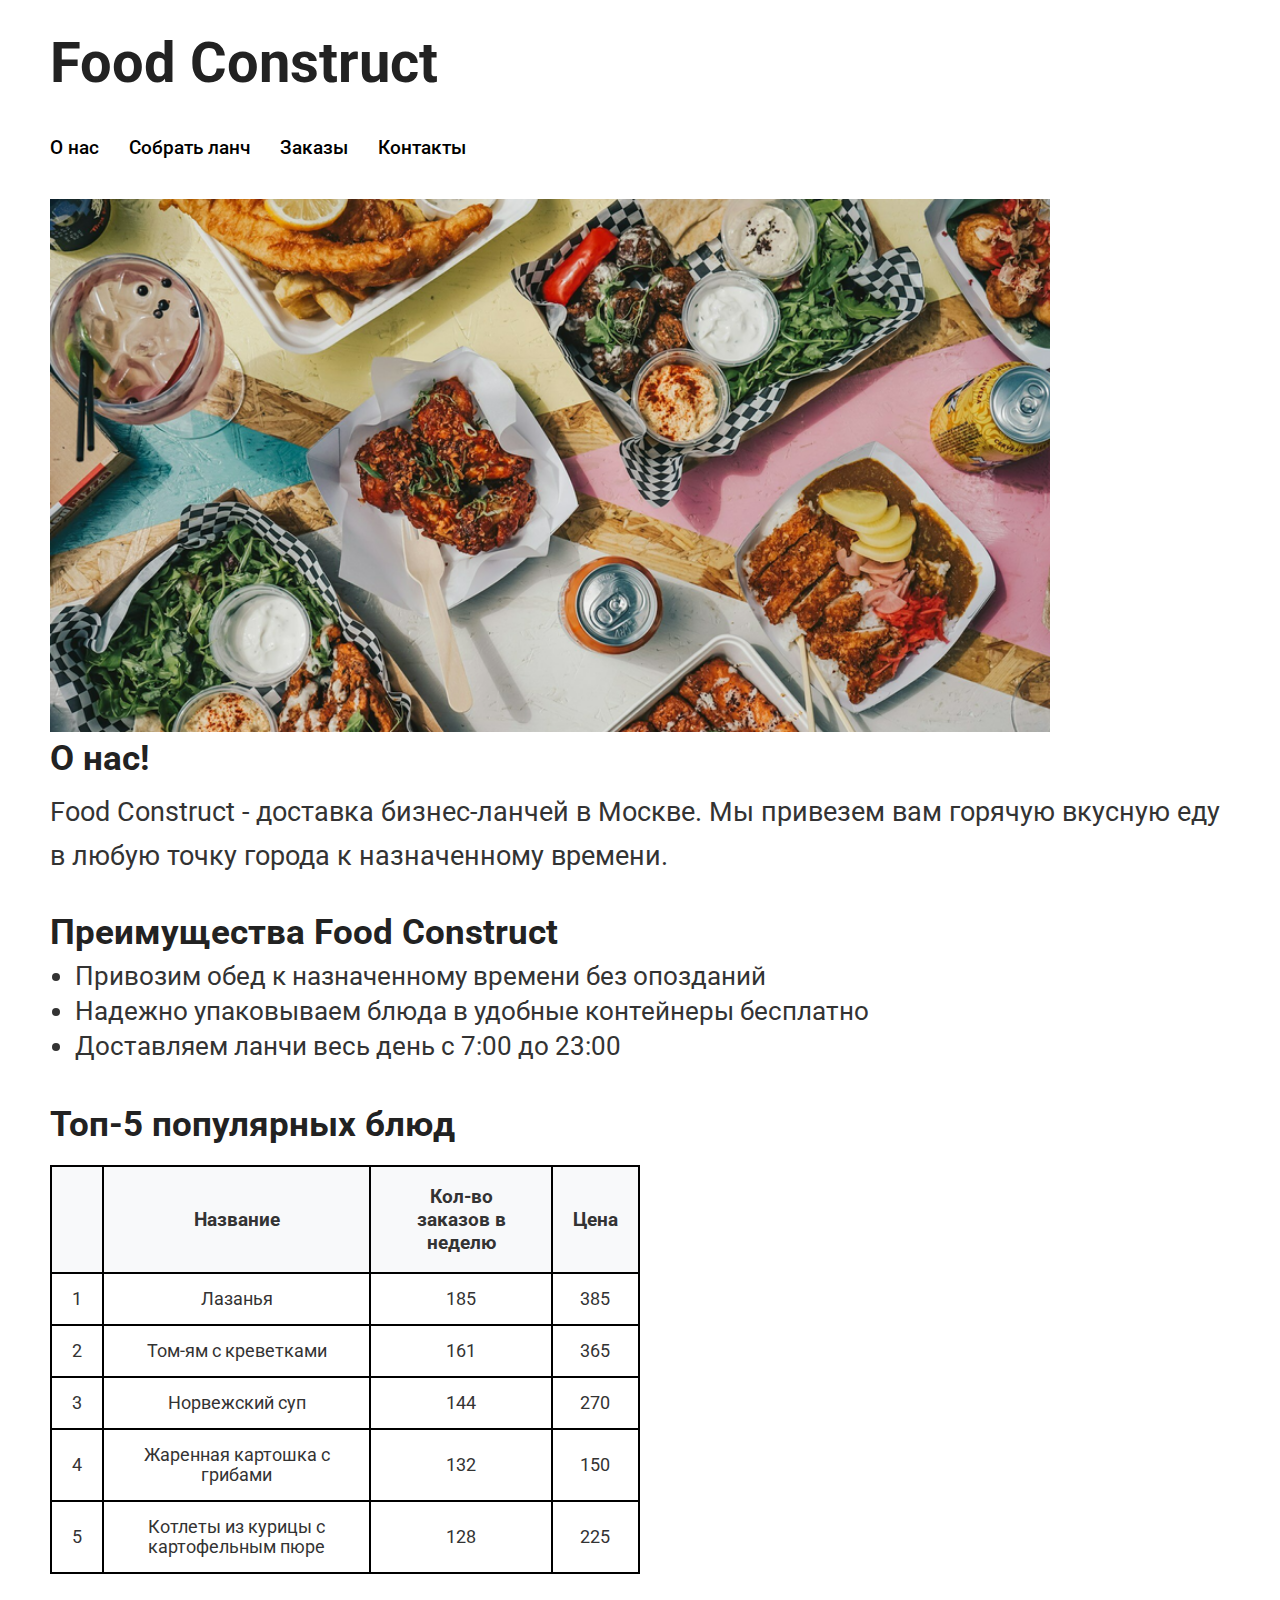
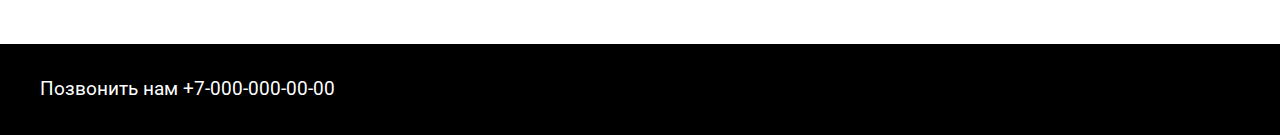
<file: index.html>
<!DOCTYPE html>
<html>
    <meta charset="UTF-8">
    <head>
        <title>Food Construct</title>
        <link rel="stylesheet" href="main.css">
    </head>

    <body>

        <header>

            <h1>Food Construct</h1>

            <nav> 
                <a href="index.html">О нас</a>
                <a href="lunch.html">Собрать ланч</a>
                <a href="#">Заказы</a>
                <a href="#contacts">Контакты</a>
            </nav>

        </header>


        <main>
            <section>

                <img src="pct1.png">

                <h2>О нас!</h2>

                <p>
                    Food Construct - доставка бизнес-ланчей в Москве. 
                    Мы привезем вам горячую вкусную еду в любую точку города к назначенному времени.
                </p>

            </section>


            <section>

                <h2>Преимущества Food Construct</h2>

                <ul>
                    <li>Привозим обед к назначенному времени без опозданий</li>
                    <li>Надежно упаковываем блюда в удобные контейнеры бесплатно</li>
                    <li>Доставляем ланчи весь день с 7:00 до 23:00</li>
                </ul>
            </section>


            <section>

                <h2>Топ-5 популярных блюд</h2>

                <table>
                    <thead>
                        <tr>
                            <th></th>
                            <th>Название</th>
                            <th>Кол-во заказов в неделю</th>
                            <th>Цена</th>
                        </tr>
                    </thead>
                    <tbody>
                        <tr>
                            <td>1</td>
                            <td>Лазанья</td>
                            <td>185</td>
                            <td>385</td>
                        </tr>
                        <tr>
                            <td>2</td>
                            <td>Том-ям с креветками</td>
                            <td>161</td>
                            <td>365</td>
                        </tr>

                        <tr>
                            <td>3</td>
                            <td>Норвежский суп</td>
                            <td>144</td>
                            <td>270</td>
                        </tr>

                        <tr>
                            <td>4</td>
                            <td>Жаренная картошка с грибами</td>
                            <td>132</td>
                            <td>150</td>
                        </tr>

                        <tr>
                            <td>5</td>
                            <td>Котлеты из курицы с картофельным пюре</td>
                            <td>128</td>
                            <td>225</td>
                        </tr>

                    </tbody>

                </table>
            </section> 
        </main>

        <footer id="contacts">
            <p>Позвонить нам <a href="#">+7-000-000-00-00</a></p>
        </footer>
    </body>
</html>
</file>
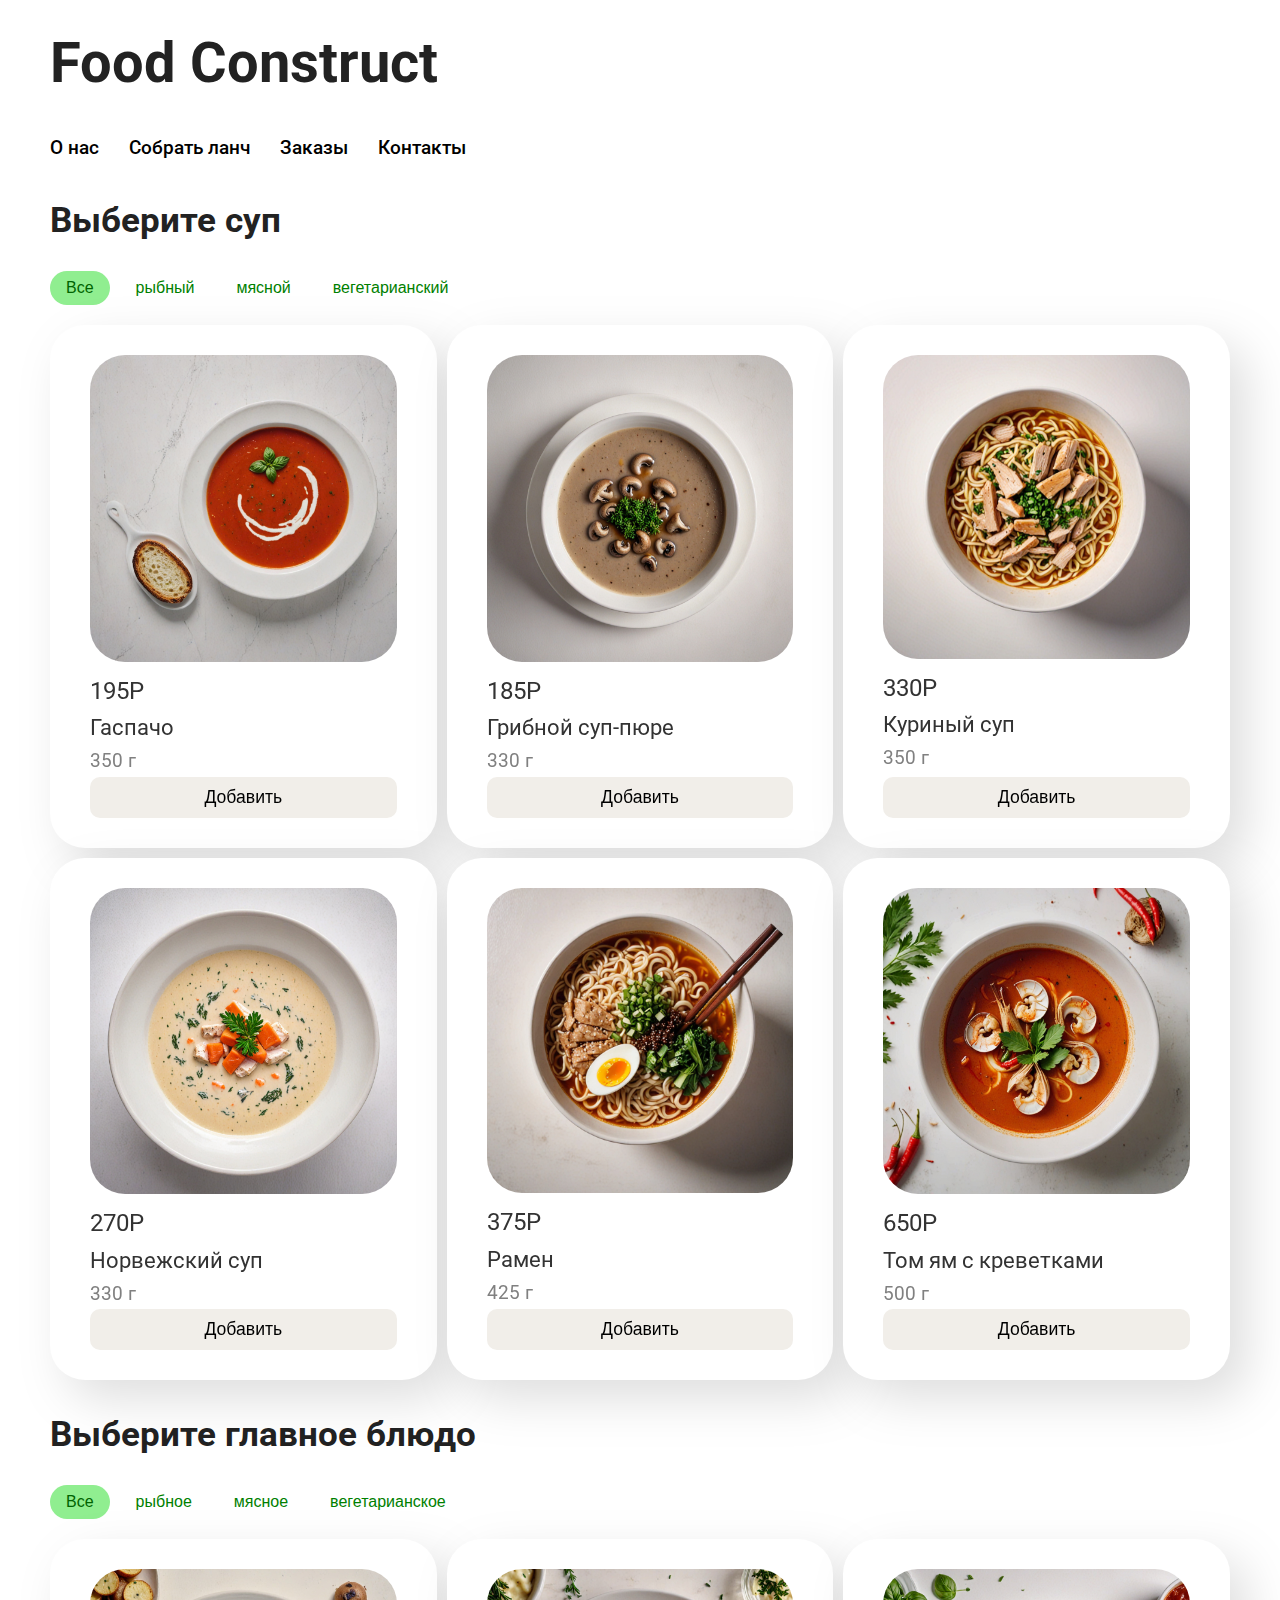
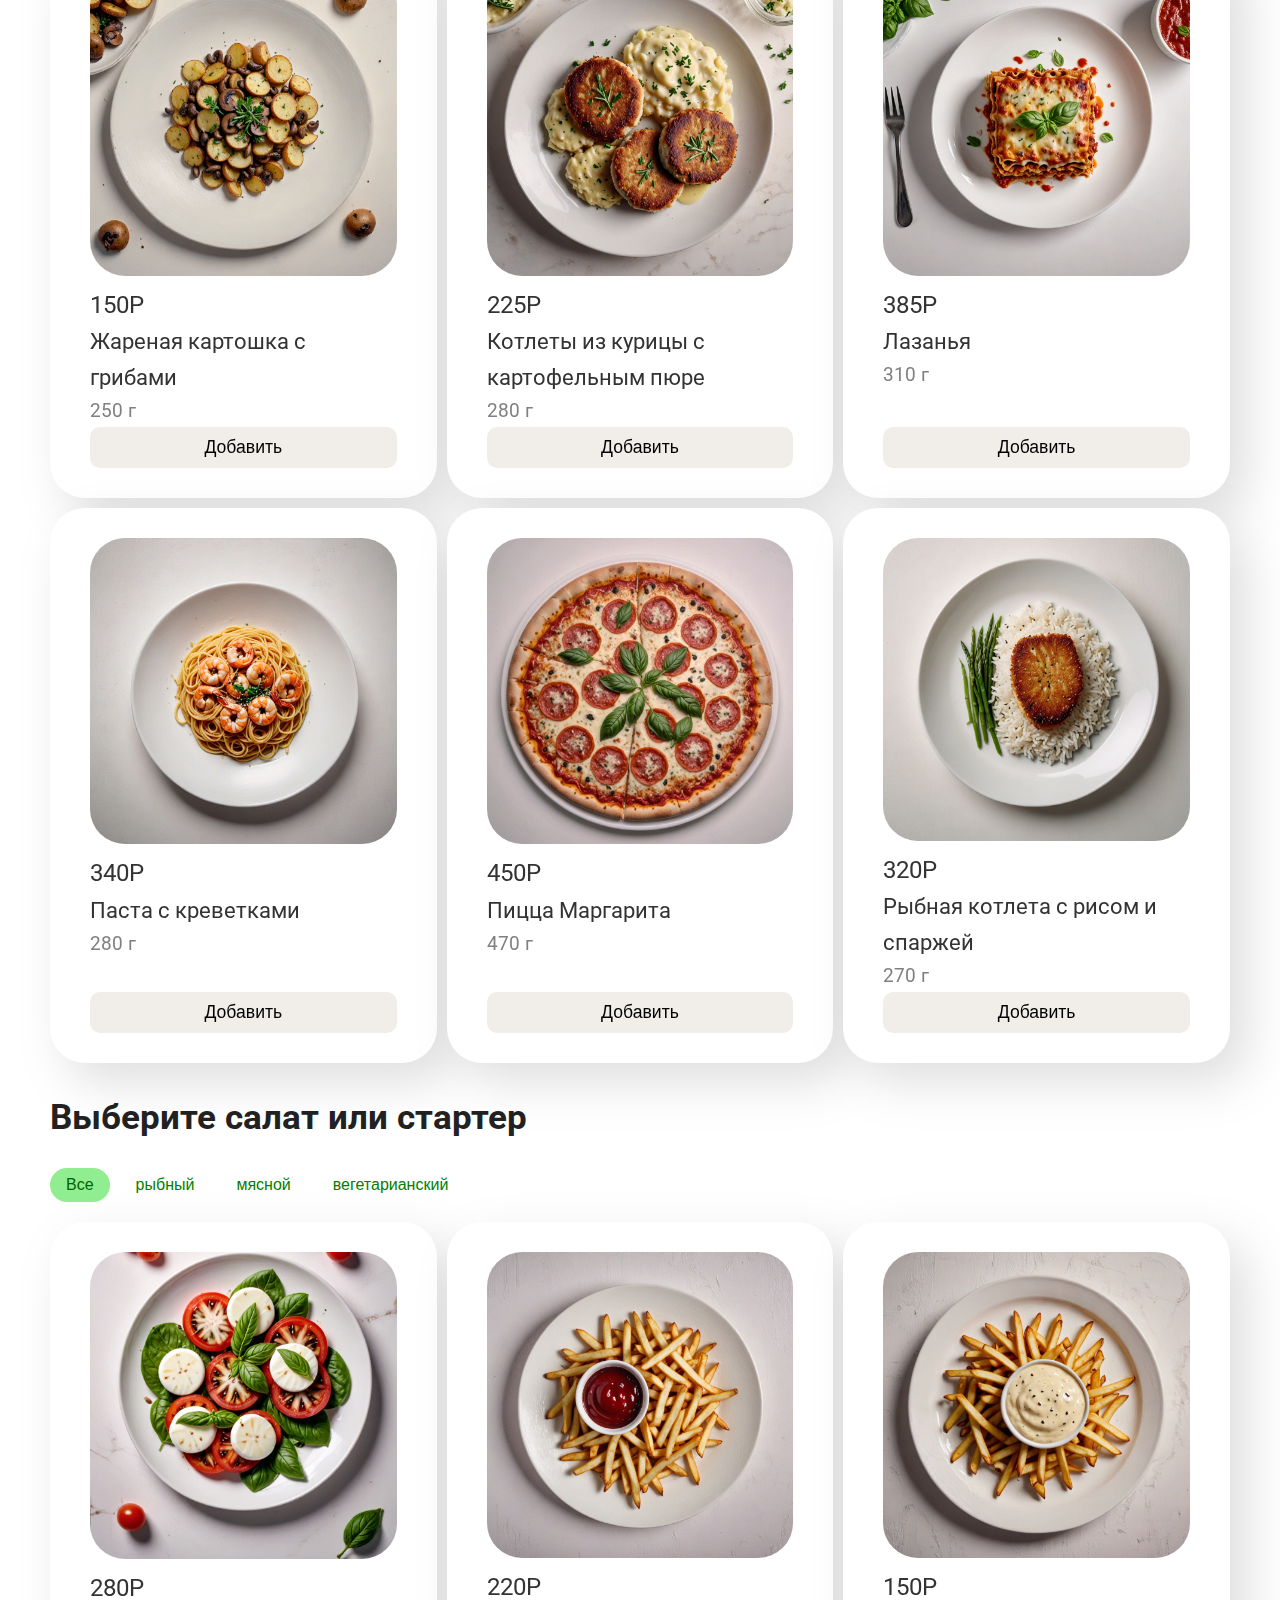
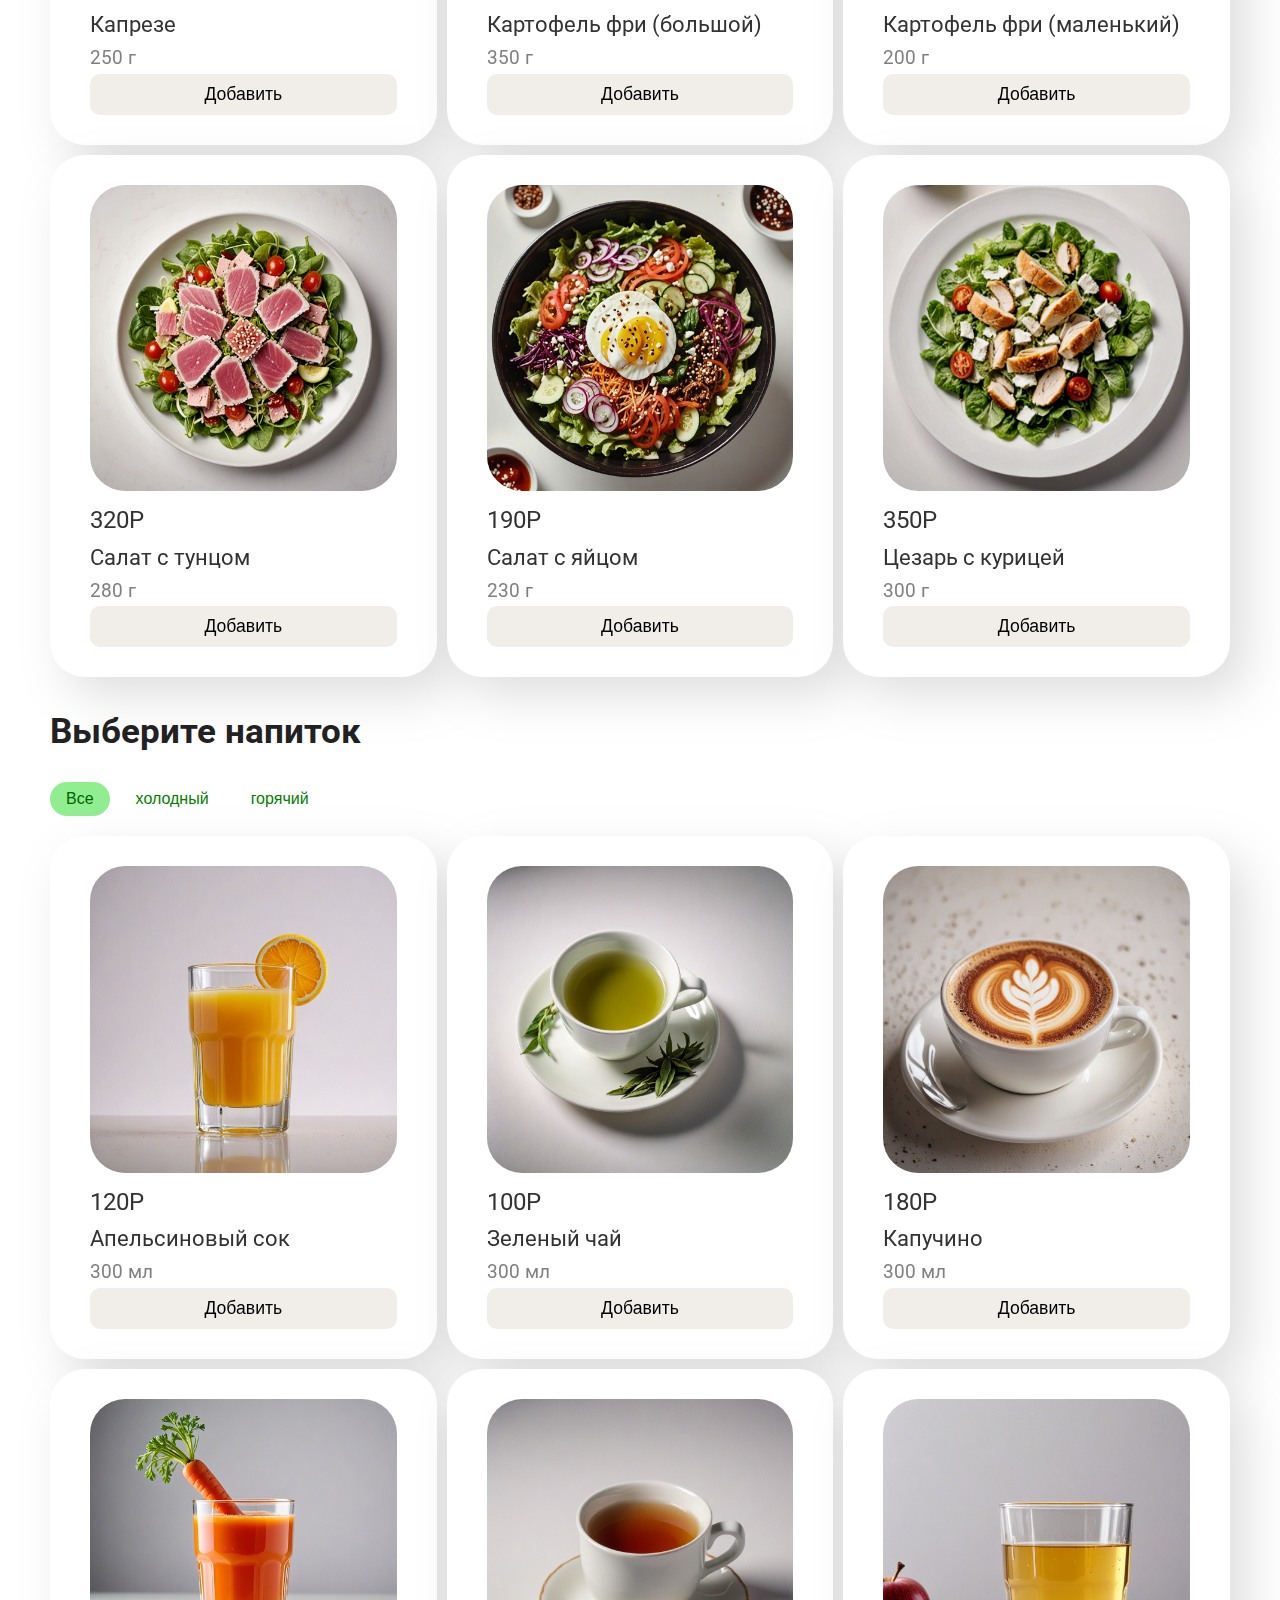
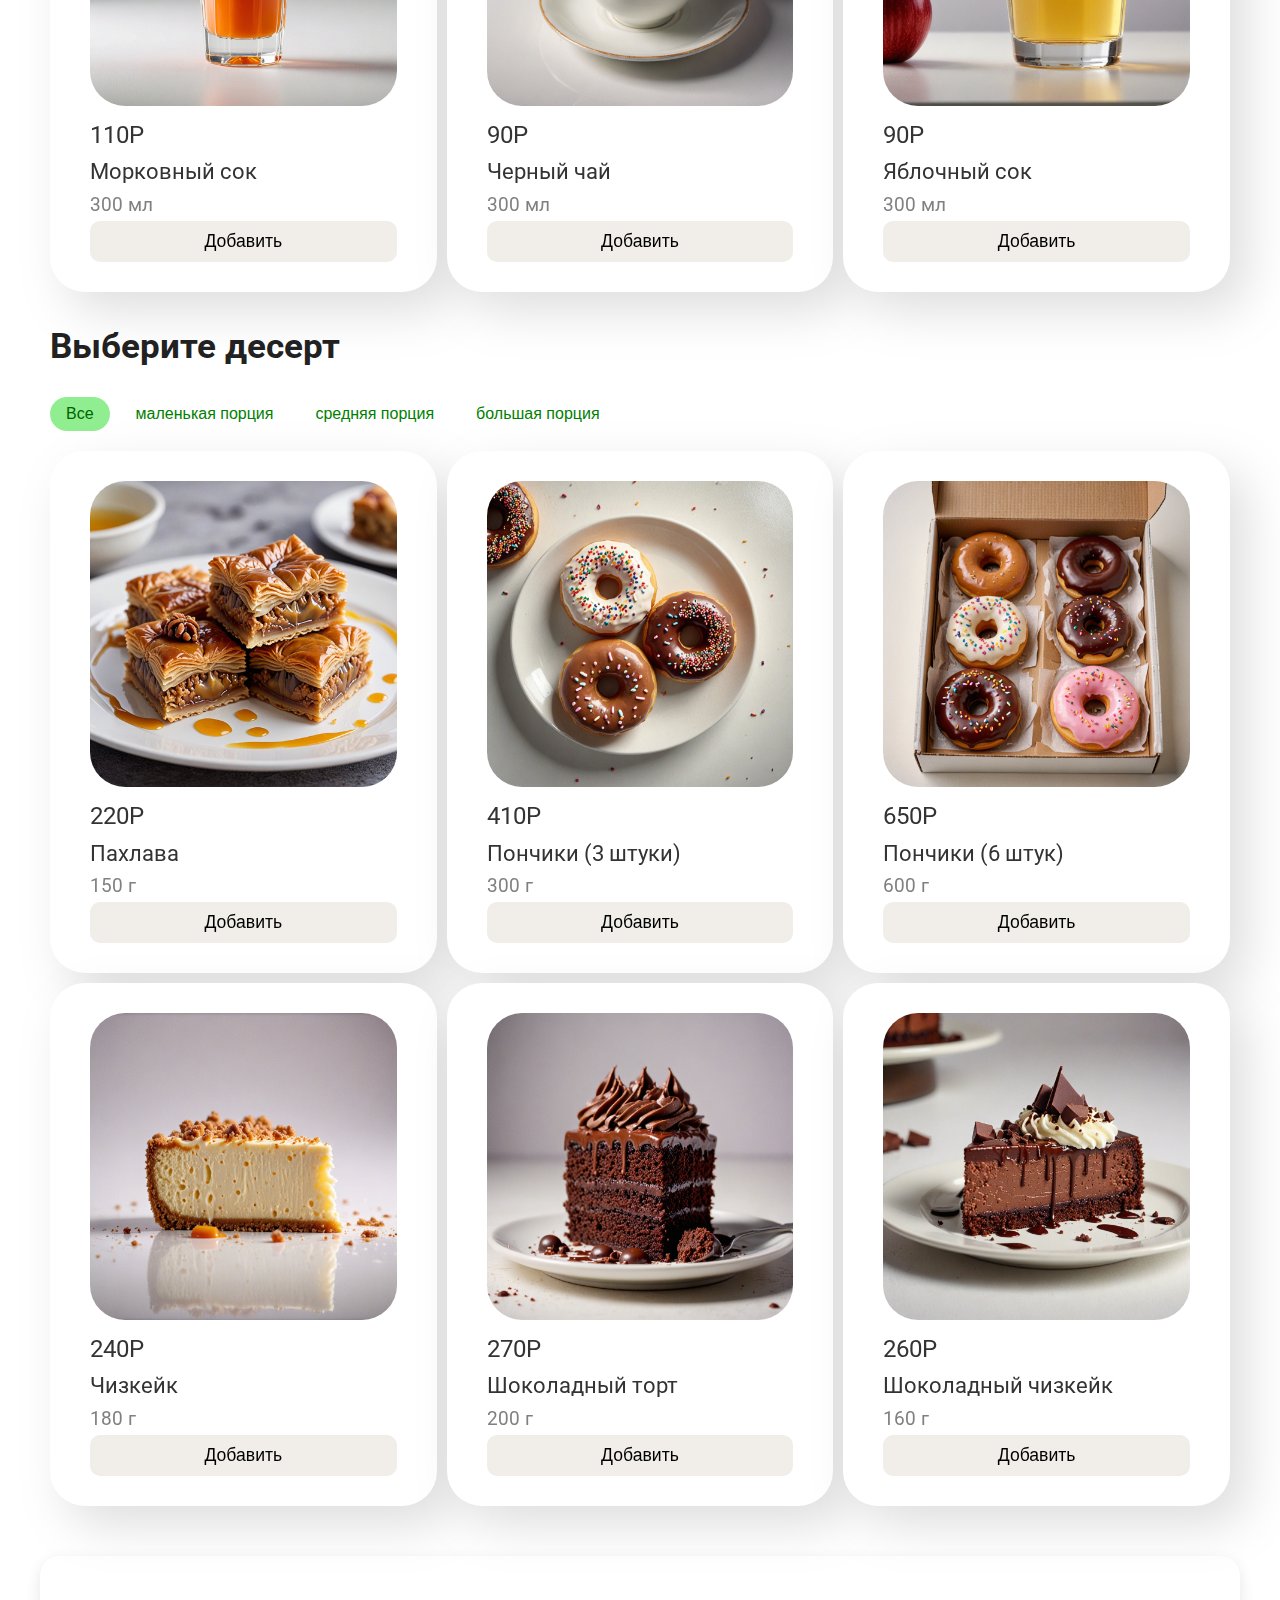
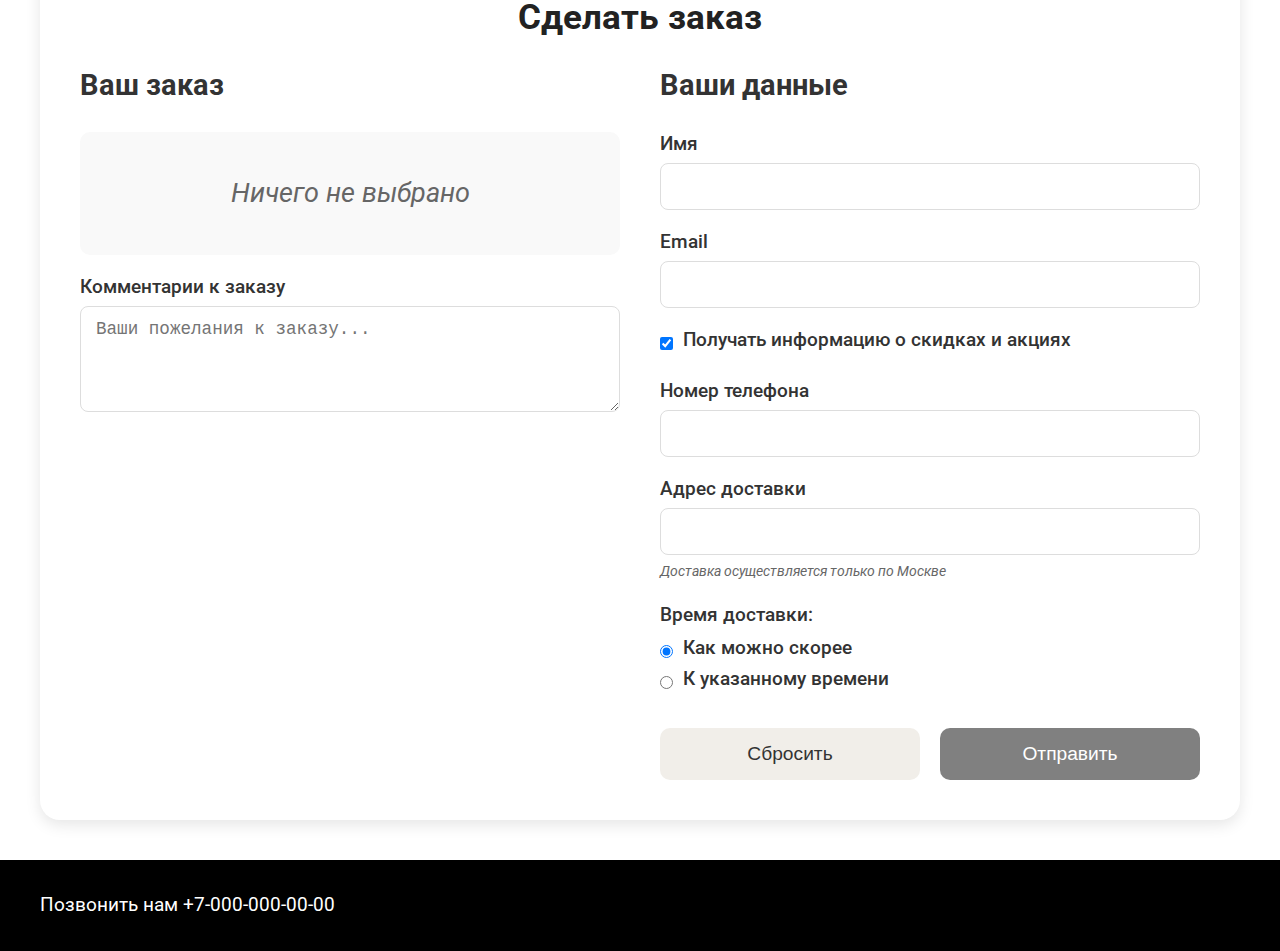
<file: lunch.html>
<!DOCTYPE html>
<html lang="ru">
<head>
    <meta charset="UTF-8">
    <meta name="viewport" content="width=device-width, initial-scale=1.0">
    <title>Food Construct - Собрать ланч</title>
    <link rel="stylesheet" href="https://fonts.googleapis.com/css2?family=Roboto:wght@400;500;700&display=swap">
    <link rel="stylesheet" href="main.css">
    <link rel="stylesheet" href="lunch.css">
</head>
<body>
    <header>
        <h1>Food Construct</h1>
        <nav>
            <a href="index.html">О нас</a>
            <a href="lunch.html" id="active">Собрать ланч</a>
            <a href="#">Заказы</a>
            <a href="#contacts">Контакты</a>
        </nav>
    </header>

    <main>
        <!-- Супы -->
        <section class="menu-section">
            <h2>Выберите суп</h2>
            <div class="filters">
                <button class="filter-btn active" data-category="soup" data-kind="all">Все</button>
                <button class="filter-btn" data-category="soup" data-kind="fish">рыбный</button>
                <button class="filter-btn" data-category="soup" data-kind="meat">мясной</button>
                <button class="filter-btn" data-category="soup" data-kind="veg">вегетарианский</button>
            </div>
            <div class="dishes-grid"></div>
        </section>

        <!-- Главные блюда -->
        <section class="menu-section">
            <h2>Выберите главное блюдо</h2>
            <div class="filters">
                <button class="filter-btn active" data-category="main" data-kind="all">Все</button>
                <button class="filter-btn" data-category="main" data-kind="fish">рыбное</button>
                <button class="filter-btn" data-category="main" data-kind="meat">мясное</button>
                <button class="filter-btn" data-category="main" data-kind="veg">вегетарианское</button>
            </div>
            <div class="dishes-grid"></div>
        </section>

        <!-- Салаты и стартеры -->
        <section class="menu-section">
            <h2>Выберите салат или стартер</h2>
            <div class="filters">
                <button class="filter-btn active" data-category="salad_starter" data-kind="all">Все</button>
                <button class="filter-btn" data-category="salad_starter" data-kind="fish">рыбный</button>
                <button class="filter-btn" data-category="salad_starter" data-kind="meat">мясной</button>
                <button class="filter-btn" data-category="salad_starter" data-kind="veg">вегетарианский</button>
            </div>
            <div class="dishes-grid"></div>
        </section>

        <!-- Напитки -->
        <section class="menu-section">
            <h2>Выберите напиток</h2>
            <div class="filters">
                <button class="filter-btn active" data-category="drink" data-kind="all">Все</button>
                <button class="filter-btn" data-category="drink" data-kind="cold">холодный</button>
                <button class="filter-btn" data-category="drink" data-kind="hot">горячий</button>
            </div>
            <div class="dishes-grid"></div>
        </section>

        <!-- Десерты -->
        <section class="menu-section">
            <h2>Выберите десерт</h2>
            <div class="filters">
                <button class="filter-btn active" data-category="dessert" data-kind="all">Все</button>
                <button class="filter-btn" data-category="dessert" data-kind="small">маленькая порция</button>
                <button class="filter-btn" data-category="dessert" data-kind="medium">средняя порция</button>
                <button class="filter-btn" data-category="dessert" data-kind="large">большая порция</button>
            </div>
            <div class="dishes-grid"></div>
        </section>
    </main>

    <section class="order-form-section">
        <h2>Сделать заказ</h2>
        <form action="https://httpbin.org/post" method="POST">
            <div class="form-columns">
                <div class="order-column">
                    <h3>Ваш заказ</h3>
                    
                    <div class="order-summary">
                        <p class="no-selection">Ничего не выбрано</p>
                    </div>

                    <div class="form-group">
                        <label for="comments">Комментарии к заказу</label>
                        <textarea id="comments" name="comments" rows="4" placeholder="Ваши пожелания к заказу..."></textarea>
                    </div>
                </div>

                <div class="customer-column">
                    <h3>Ваши данные</h3>

                    <div class="form-group">
                        <label for="name">Имя</label>
                        <input type="text" id="name" name="name" required>
                    </div>

                    <div class="form-group">
                        <label for="email">Email</label>
                        <input type="email" id="email" name="email" required>
                    </div>

                    <div class="form-group checkbox-group">
                        <input type="checkbox" id="newsletter" name="newsletter" checked>
                        <label for="newsletter">Получать информацию о скидках и акциях</label>
                    </div>

                    <div class="form-group">
                        <label for="phone">Номер телефона</label>
                        <input type="tel" id="phone" name="phone" required>
                    </div>

                    <div class="form-group">
                        <label for="address">Адрес доставки</label>
                        <input type="text" id="address" name="address" required>
                        <p class="note">Доставка осуществляется только по Москве</p>
                    </div>

                    <div class="form-group">
                        <label>Время доставки:</label>
                        <div class="radio-group">
                            <div class="radio-option">
                                <input type="radio" id="asap" name="delivery_time" value="asap" checked required>
                                <label for="asap">Как можно скорее</label>
                            </div>
                            <div class="radio-option">
                                <input type="radio" id="specific_time" name="delivery_time" value="specific_time">
                                <label for="specific_time">К указанному времени</label>
                            </div>
                        </div>
                    </div>

                    <div class="form-group" id="time-selector" style="display: none;">
                        <label for="delivery_time_input">Укажите время доставки</label>
                        <input type="time"
                               id="delivery_time_input"
                               name="delivery_time_input"
                               min="07:00"
                               max="23:00"
                               step="300">
                        <p class="note">Доступное время доставки с 7:00 до 23:00</p>
                    </div>

                    <div class="form-buttons">
                        <button type="reset" class="reset-btn">Сбросить</button>
                        <button type="submit" class="submit-btn">Отправить</button>
                    </div>
                </div>
            </div>
        </form>
    </section>

    <footer id="contacts">
        <p>Позвонить нам <a href="tel:+70000000000">+7-000-000-00-00</a></p>
    </footer>

    <script src="dishes.js"></script>
    <script src="displayDishes.js"></script>
    <script src="orderManager.js"></script>
    <script src="filters.js"></script>
    
    <script>
        // Обработчик для переключателей времени доставки
        document.getElementById('asap').addEventListener('change', function() {
            document.getElementById('time-selector').style.display = 'none';
        });
        
        document.getElementById('specific_time').addEventListener('change', function() {
            document.getElementById('time-selector').style.display = 'block';
        });
    </script>
    <script>
        // Обработчик для переключателей времени доставки
        document.getElementById('asap').addEventListener('change', function() {
            document.getElementById('time-selector').style.display = 'none';
        });

        document.getElementById('specific_time').addEventListener('change', function() {
            document.getElementById('time-selector').style.display = 'block';
        });

        // Маска для телефона
        const phoneInput = document.getElementById("phone");
        phoneInput.addEventListener("input", function () {
            let value = this.value.replace(/\D/g, "");
            if (value.startsWith("8")) value = "7" + value.slice(1);
            let formatted = "+7";
            if (value.length > 1) formatted += " (" + value.substring(1, 4);
            if (value.length >= 5) formatted += ") " + value.substring(4, 7);
            if (value.length >= 8) formatted += "-" + value.substring(7, 9);
            if (value.length >= 10) formatted += "-" + value.substring(9, 11);
            this.value = formatted;
        });
    </script>

</body>
</html>
</file>
<file: main.css>
@import url('https://fonts.googleapis.com/css2?family=Roboto:wght@400;500;700&display=swap');

* {
    margin: 0;
    padding: 0;
}

header, footer, main, nav {
    margin: 0;
    padding: 0;
}

body {
    font-family: 'Roboto', sans-serif;
    font-size: 19px;
    color: #333;
    margin: 0;
    padding: 0;
}

h1, h2 {
    font-family: 'Roboto', sans-serif;
    color: #222;
    
}

h1 {
    font-size: 3.5rem;
    margin-bottom: 40px;
}

h2 {
    font-size: 2.2rem;
    margin-bottom: 12px;
}

p {
    font-size: 1.7rem;
    line-height: 1.6;
}

img {
    width: 100%;
    height: auto;
    max-width: 1000px;
}

table {
    width: 50%;
    border-collapse: collapse;
    margin: 20px 0;
    font-size: 1.1rem;
}

table th,
table td {
    padding: 15px 20px;
    border: 2px solid #000000;
    text-align: center;
}

table thead {
    background-color: #f8f9fa;
}

table thead th {
    font-weight: bold;
    font-size: 1.2rem;
    padding: 18px 20px;
}

a {
    text-decoration: none;
    font-family: 'Roboto', sans-serif;
    font-size: 1.1rem;
    color: #000000;
    transition: color 0.3s ease;
}

a:hover {
    color: #ff9900;
}

nav a {
    margin-right: 25px;
    font-weight: 500;
    font-size: 1.2rem;
}

nav a:last-child {
    margin-right: 0;
}

header {
    padding: 30px 50px;
    background-color: white;
    border-bottom: none;
}

main {
    padding: 0 40px;
}

section {
    margin-bottom: 13px;
    padding: 10px;
    background-color: white;
}

ul {
    padding-left: 25px;
}

li {
    margin-bottom: 12px;
    font-size: 1.6rem;
    line-height: 0.9;
}

footer {
    background-color: black;
    color: white;
    padding: 30px 40px;
    text-align: left;
    margin-top: 40px;
}

footer a {
    color: #ffffff;
    font-size: 1.2rem;
}

footer p {
    font-size: 1.2rem;
}

footer a:hover {
    color: #74c0fc;
}
</file>
<file: lunch.css>
.dishes-grid {
    display: grid;
    grid-template-columns: repeat(3, 1fr);
    gap: 10px;
}

.dish-card {
    display: flex;
    flex-direction: column;
    padding: 30px 40px;
    border-radius: 35px;
    cursor: pointer;
    filter: drop-shadow(17px 19px 24px rgba(0, 0, 0, 0.13));
    background-color: white;
}

.dish-card:hover {
    border: 2px solid #98f4c3;
}

.dish-card:hover button {
    background-color: #dddddc;
}

.dish-card img {
    width: 100%;
    border-radius: 35px;
}

.dish-card .price {
    font-size: 1.5rem;
    margin-top: 10px;
}

.dish-card .name {
    font-size: 1.4rem;
}

.dish-card .weight {
    color: gray;
    font-size: 1.2rem;
}

.dish-card button {
    background-color: #f1eee9;
    margin-top: auto;
    padding: 10px 30px;
    border-radius: 10px;
    cursor: pointer;
    border: none;
    font-size: 1.1rem;
}

/* Адаптивность  */
@media (max-width: 800px) {
    .dishes-grid {
        grid-template-columns: repeat(2, 1fr);
    }
    
    nav {
        justify-content: space-between;
    }
    
    h1 {
        text-align: center;
    }
}

@media (max-width: 600px) {
    .dishes-grid {
        grid-template-columns: 1fr;
    }
    
    nav {
        flex-direction: column;
        align-items: center;
    }
    
    nav a {
        font-size: calc(1.2rem + 4px);
    }
    
    h2 {
        text-align: center;
    }
}

.order-form-section {
    background-color: white;
    padding: 40px;
    margin: 40px;
    border-radius: 20px;
    box-shadow: 0 5px 15px rgba(0, 0, 0, 0.1);
}

.order-form-section h2 {
    font-size: 2.2rem;
    margin-bottom: 30px;
    text-align: center;
}

.form-columns {
    display: grid;
    grid-template-columns: 1fr 1fr;
    gap: 40px;
}

.order-column h3,
.customer-column h3 {
    font-size: 1.8rem;
    margin-bottom: 20px;
    border-bottom: 2px solid #f1eee9;
    padding-bottom: 10px;
    border-bottom: none;
}

.form-group {
    margin-bottom: 20px;
}

.form-group label {
    display: block;
    margin-bottom: 8px;
    font-weight: 500;
    font-size: 1.2rem;
}

.form-group input[type="text"],
.form-group input[type="email"],
.form-group input[type="tel"],
.form-group input[type="time"],
.form-group select,
.form-group textarea {
    width: 100%;
    padding: 12px 15px;
    border: 1px solid #ddd;
    border-radius: 8px;
    font-size: 1.1rem;
    box-sizing: border-box;
}

.form-group input:focus,
.form-group select:focus,
.form-group textarea:focus {
    outline: none;
    border-color: tomato;
}

textarea { resize: vertical; min-height: 100px; }

.checkbox-group {
    display: flex;
    align-items: center;
    gap: 10px;
}

.radio-group { margin-top: 10px; }
.radio-option { display: flex; align-items: center; gap: 10px; }

.note {
    font-size: 0.9rem;
    color: #666;
    margin-top: 5px;
    font-style: italic;
}

.form-buttons {
    display: flex;
    gap: 20px;
    margin-top: 30px;
}

.reset-btn, .submit-btn {
    flex: 1;
    padding: 15px 30px;
    border: none;
    border-radius: 10px;
    font-size: 1.2rem;
    font-weight: 500;
    cursor: pointer;
}

.reset-btn {
    background-color: #f1eee9;
    color: #333;
}

.reset-btn:hover { background-color: #e0ddd9; }

.submit-btn {
    background-color: gray;
    color: white;
}

.submit-btn:hover { background-color: #e04a2d; }

.order-summary {
    margin-bottom: 20px;
    padding: 20px;
    background-color: #f9f9f9;
    border-radius: 10px;
}

.order-category {
    margin-bottom: 15px;
    padding-bottom: 10px;
    border-bottom: 1px solid #eee;
}

.order-category:last-child {
    border-bottom: none;
}

.order-category strong {
    display: block;
    margin-bottom: 5px;
    color: #333;
    font-size: 1.2rem;
}

.selected-dish {
    padding: 8px 12px;
    background-color: white;
    border-radius: 5px;
}

.no-dish-selected {
    padding: 8px 12px;
    border-radius: 5px;
    color: #666;
}

.no-selection {
    text-align: center;
    color: #666;
    font-style: italic;
    padding: 20px;
}

.order-total {
    margin-top: 20px;
    padding-top: 15px;
    border-top: 2px solid #ddd;
    border: none;
}

.order-total strong {
    font-size: 1.3rem;
}

.total-price {
    font-size: 1.2rem;
    font-weight: bold;
    margin-top: 5px;
}

.filters {
    display: flex;
    gap: 10px;
    margin-top: 30px;
    margin-bottom: 20px;
    flex-wrap: wrap;
}

.filter-btn {
    padding: 8px 16px;
    border: none; 
    border-radius: 20px;
    background-color: white;
    cursor: pointer;
    font-size: 1rem;
    transition: all 0.3s ease;
    color: green; 
}

.filter-btn.active {
    background-color: #90ee90; 
    color: darkgreen; 
    border: none; 
}
</file>
